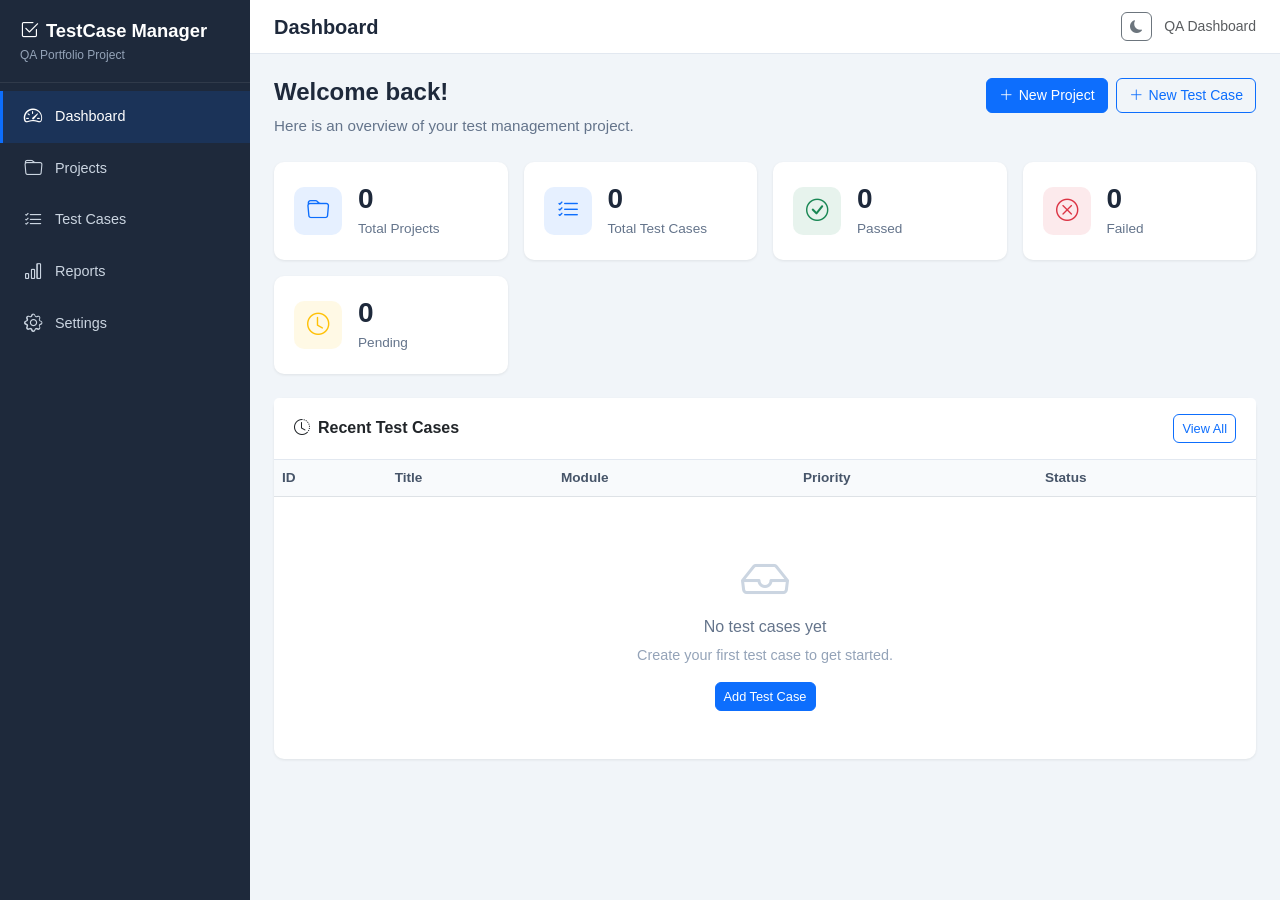
<file: index.html>
<!DOCTYPE html>
<html lang="en">
<head>
  <meta charset="UTF-8">
  <meta name="viewport" content="width=device-width, initial-scale=1.0">
  <title>Dashboard - Test Case Manager</title>
  <!-- Bootstrap 5 CSS -->
  <link href="https://cdn.jsdelivr.net/npm/bootstrap@5.3.3/dist/css/bootstrap.min.css" rel="stylesheet">
  <!-- Bootstrap Icons -->
  <link rel="stylesheet" href="https://cdn.jsdelivr.net/npm/bootstrap-icons@1.11.3/font/bootstrap-icons.min.css">
  <!-- Custom CSS -->
  <link rel="stylesheet" href="css/style.css">
  <link rel="stylesheet" href="css/dashboard.css">
</head>
<body>

  <!-- ===== Sidebar ===== -->
  <aside class="sidebar" id="sidebar">
    <div class="sidebar-header">
      <h5><i class="bi bi-check2-square me-2"></i>TestCase Manager</h5>
      <small>QA Portfolio Project</small>
    </div>
    <nav class="nav flex-column mt-2">
      <a class="nav-link active" href="index.html">
        <i class="bi bi-speedometer2"></i> Dashboard
      </a>
      <a class="nav-link" href="projects.html">
        <i class="bi bi-folder"></i> Projects
      </a>
      <a class="nav-link" href="testcases.html">
        <i class="bi bi-list-check"></i> Test Cases
      </a>
      <a class="nav-link" href="reports.html">
        <i class="bi bi-bar-chart"></i> Reports
      </a>
      <a class="nav-link" href="settings.html">
        <i class="bi bi-gear"></i> Settings
      </a>
    </nav>
  </aside>

  <!-- ===== Sidebar Overlay (Mobile) ===== -->
  <div class="sidebar-overlay" id="sidebarOverlay"></div>

  <!-- ===== Main Content ===== -->
  <div class="main-content">

    <!-- ===== Top Navbar ===== -->
    <header class="top-navbar">
      <div class="d-flex align-items-center gap-3">
        <button class="btn btn-sm btn-outline-secondary d-md-none" id="sidebarToggle">
          <i class="bi bi-list"></i>
        </button>
        <h1 class="page-title">Dashboard</h1>
      </div>
      <div class="navbar-right">
        <button class="btn btn-sm btn-outline-secondary" id="themeToggle" title="Toggle Theme">
          <i class="bi bi-moon-fill"></i>
        </button>
        <small class="text-muted d-none d-sm-inline">QA Dashboard</small>
      </div>
    </header>

    <!-- ===== Content Area ===== -->
    <div class="content-area">

      <!-- Welcome Section -->
      <div class="welcome-section">
        <div class="d-flex flex-wrap justify-content-between align-items-start gap-3">
          <div>
            <h2>Welcome back!</h2>
            <p>Here is an overview of your test management project.</p>
          </div>
          <div class="quick-actions">
            <a href="projects.html" class="btn btn-primary">
              <i class="bi bi-plus-lg"></i> New Project
            </a>
            <a href="testcases.html" class="btn btn-outline-primary">
              <i class="bi bi-plus-lg"></i> New Test Case
            </a>
          </div>
        </div>
      </div>

      <!-- ===== Summary Cards ===== -->
      <div class="dashboard-grid" id="summaryCards">
        <div class="stat-card primary">
          <div class="d-flex align-items-center gap-3">
            <div class="stat-icon">
              <i class="bi bi-folder"></i>
            </div>
            <div>
              <div class="stat-number" id="totalProjects">0</div>
              <div class="stat-label">Total Projects</div>
            </div>
          </div>
        </div>

        <div class="stat-card primary">
          <div class="d-flex align-items-center gap-3">
            <div class="stat-icon">
              <i class="bi bi-list-check"></i>
            </div>
            <div>
              <div class="stat-number" id="totalTestCases">0</div>
              <div class="stat-label">Total Test Cases</div>
            </div>
          </div>
        </div>

        <div class="stat-card success">
          <div class="d-flex align-items-center gap-3">
            <div class="stat-icon">
              <i class="bi bi-check-circle"></i>
            </div>
            <div>
              <div class="stat-number" id="totalPassed">0</div>
              <div class="stat-label">Passed</div>
            </div>
          </div>
        </div>

        <div class="stat-card danger">
          <div class="d-flex align-items-center gap-3">
            <div class="stat-icon">
              <i class="bi bi-x-circle"></i>
            </div>
            <div>
              <div class="stat-number" id="totalFailed">0</div>
              <div class="stat-label">Failed</div>
            </div>
          </div>
        </div>

        <div class="stat-card warning">
          <div class="d-flex align-items-center gap-3">
            <div class="stat-icon">
              <i class="bi bi-clock"></i>
            </div>
            <div>
              <div class="stat-number" id="totalPending">0</div>
              <div class="stat-label">Pending</div>
            </div>
          </div>
        </div>
      </div>

      <!-- ===== Recent Test Cases ===== -->
      <div class="card">
        <div class="card-header d-flex justify-content-between align-items-center">
          <span><i class="bi bi-clock-history me-2"></i>Recent Test Cases</span>
          <a href="testcases.html" class="btn btn-sm btn-outline-primary">View All</a>
        </div>
        <div class="card-body p-0">
          <div class="table-container">
            <table class="table table-hover recent-table mb-0">
              <thead>
                <tr>
                  <th>ID</th>
                  <th>Title</th>
                  <th>Module</th>
                  <th>Priority</th>
                  <th>Status</th>
                </tr>
              </thead>
              <tbody id="recentTestCases">
                <!-- Populated by dashboard.js inline script -->
              </tbody>
            </table>
          </div>
          <div id="dashboardEmptyState" class="empty-state" style="display: none;">
            <i class="bi bi-inbox"></i>
            <h6>No test cases yet</h6>
            <p>Create your first test case to get started.</p>
            <a href="testcases.html" class="btn btn-primary btn-sm">Add Test Case</a>
          </div>
        </div>
      </div>

    </div>
  </div>

  <!-- ===== Shared Delete Confirmation Modal ===== -->
  <div class="modal fade" id="confirmDeleteModal" tabindex="-1">
    <div class="modal-dialog modal-dialog-centered">
      <div class="modal-content">
        <div class="modal-header">
          <h5 class="modal-title"><i class="bi bi-exclamation-triangle text-danger me-2"></i>Confirm Delete</h5>
          <button type="button" class="btn-close" data-bs-dismiss="modal"></button>
        </div>
        <div class="modal-body">
          Are you sure you want to delete this item?
        </div>
        <div class="modal-footer">
          <button type="button" class="btn btn-secondary" data-bs-dismiss="modal">Cancel</button>
          <button type="button" class="btn btn-danger" id="confirmDeleteBtn">Delete</button>
        </div>
      </div>
    </div>
  </div>

  <!-- ===== Scripts ===== -->
  <script src="https://cdn.jsdelivr.net/npm/bootstrap@5.3.3/dist/js/bootstrap.bundle.min.js"></script>
  <script src="js/storage.js"></script>
  <script src="js/app.js"></script>
  <script>
    // Dashboard-specific logic
    document.addEventListener('DOMContentLoaded', function () {
      const projects = Storage.getProjects();
      const testCases = Storage.getTestCases();

      // Update summary stats
      document.getElementById('totalProjects').textContent = projects.length;
      document.getElementById('totalTestCases').textContent = testCases.length;

      let passed = 0, failed = 0, pending = 0;
      testCases.forEach(function (tc) {
        switch (tc.status) {
          case 'Passed': passed++; break;
          case 'Failed': failed++; break;
          default: pending++; break;
        }
      });

      document.getElementById('totalPassed').textContent = passed;
      document.getElementById('totalFailed').textContent = failed;
      document.getElementById('totalPending').textContent = pending;

      // Recent test cases (last 5)
      const tbody = document.getElementById('recentTestCases');
      const emptyState = document.getElementById('dashboardEmptyState');

      if (testCases.length === 0) {
        if (emptyState) emptyState.style.display = 'block';
        if (tbody) tbody.innerHTML = '';
        return;
      }

      if (emptyState) emptyState.style.display = 'none';

      // Show last 5 (newest first - approximate by array order)
      const recent = testCases.slice(-5).reverse();

      // Helper functions (reuse from project.js)
      function escapeHtml(text) {
        if (!text) return '';
        var div = document.createElement('div');
        div.textContent = text;
        return div.innerHTML;
      }

      recent.forEach(function (tc) {
        var tr = document.createElement('tr');

        var statusClass = 'bg-secondary';
        if (tc.status === 'Passed') statusClass = 'bg-success';
        else if (tc.status === 'Failed') statusClass = 'bg-danger';
        else if (tc.status === 'In Progress') statusClass = 'bg-info text-dark';
        else if (tc.status === 'Blocked') statusClass = 'bg-dark';

        var priorityClass = 'bg-secondary';
        if (tc.priority === 'High') priorityClass = 'bg-danger';
        else if (tc.priority === 'Medium') priorityClass = 'bg-warning text-dark';
        else if (tc.priority === 'Low') priorityClass = 'bg-success';

        tr.innerHTML =
          '<td><code>' + escapeHtml(tc.testCaseId) + '</code></td>' +
          '<td>' + escapeHtml(tc.title) + '</td>' +
          '<td>' + escapeHtml(tc.module) + '</td>' +
          '<td><span class="badge ' + priorityClass + '">' + escapeHtml(tc.priority) + '</span></td>' +
          '<td><span class="badge ' + statusClass + '">' + escapeHtml(tc.status) + '</span></td>';

        tbody.appendChild(tr);
      });
    });
  </script>

</body>
</html>
</file>
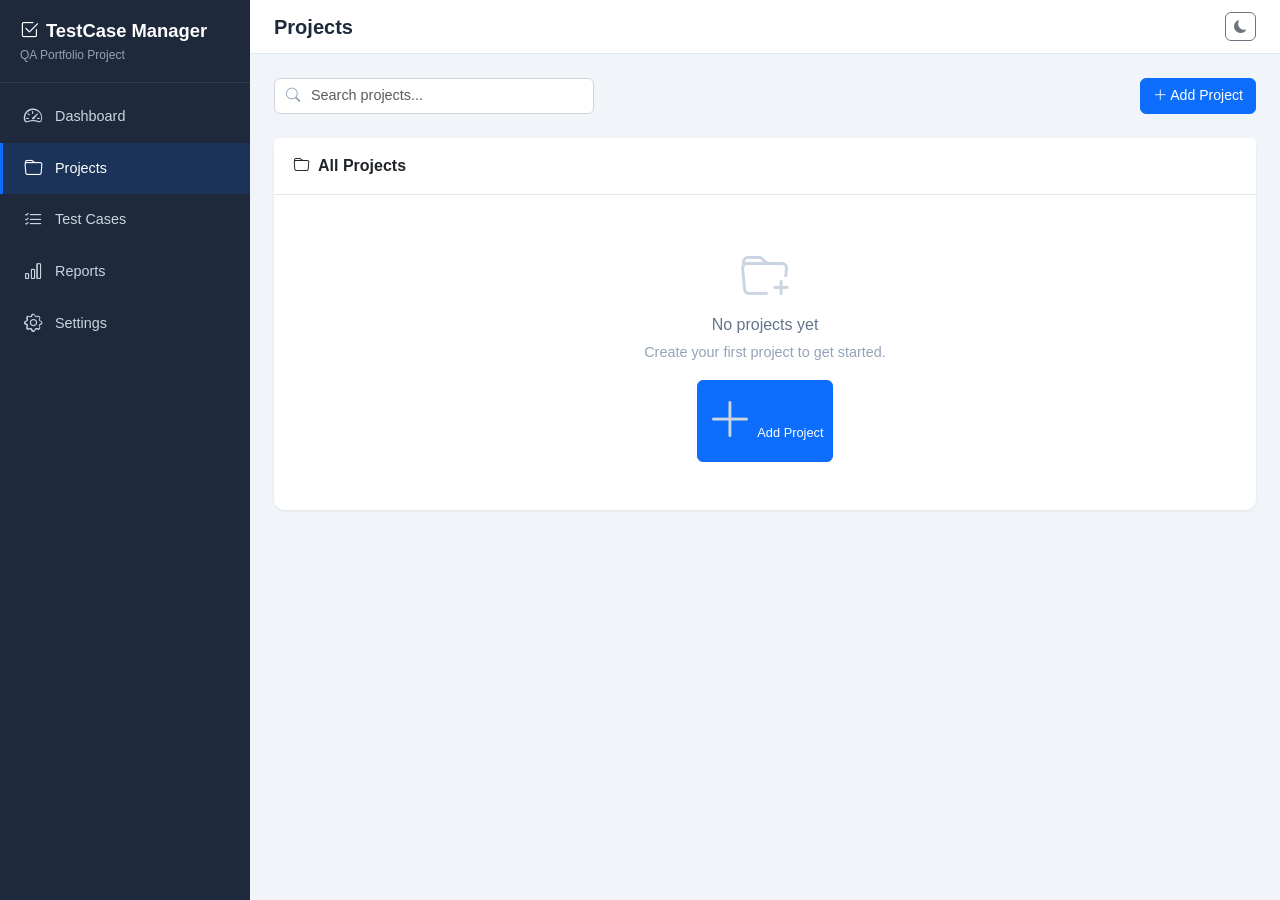
<file: projects.html>
<!DOCTYPE html>
<html lang="en">
<head>
  <meta charset="UTF-8">
  <meta name="viewport" content="width=device-width, initial-scale=1.0">
  <title>Projects - Test Case Manager</title>
  <!-- Bootstrap 5 CSS -->
  <link href="https://cdn.jsdelivr.net/npm/bootstrap@5.3.3/dist/css/bootstrap.min.css" rel="stylesheet">
  <!-- Bootstrap Icons -->
  <link rel="stylesheet" href="https://cdn.jsdelivr.net/npm/bootstrap-icons@1.11.3/font/bootstrap-icons.min.css">
  <!-- Custom CSS -->
  <link rel="stylesheet" href="css/style.css">
</head>
<body>

  <!-- ===== Sidebar ===== -->
  <aside class="sidebar" id="sidebar">
    <div class="sidebar-header">
      <h5><i class="bi bi-check2-square me-2"></i>TestCase Manager</h5>
      <small>QA Portfolio Project</small>
    </div>
    <nav class="nav flex-column mt-2">
      <a class="nav-link" href="index.html">
        <i class="bi bi-speedometer2"></i> Dashboard
      </a>
      <a class="nav-link active" href="projects.html">
        <i class="bi bi-folder"></i> Projects
      </a>
      <a class="nav-link" href="testcases.html">
        <i class="bi bi-list-check"></i> Test Cases
      </a>
      <a class="nav-link" href="reports.html">
        <i class="bi bi-bar-chart"></i> Reports
      </a>
      <a class="nav-link" href="settings.html">
        <i class="bi bi-gear"></i> Settings
      </a>
    </nav>
  </aside>

  <!-- ===== Sidebar Overlay (Mobile) ===== -->
  <div class="sidebar-overlay" id="sidebarOverlay"></div>

  <!-- ===== Main Content ===== -->
  <div class="main-content">

    <!-- ===== Top Navbar ===== -->
    <header class="top-navbar">
      <div class="d-flex align-items-center gap-3">
        <button class="btn btn-sm btn-outline-secondary d-md-none" id="sidebarToggle">
          <i class="bi bi-list"></i>
        </button>
        <h1 class="page-title">Projects</h1>
      </div>
      <div class="navbar-right">
        <button class="btn btn-sm btn-outline-secondary" id="themeToggle" title="Toggle Theme">
          <i class="bi bi-moon-fill"></i>
        </button>
      </div>
    </header>

    <!-- ===== Content Area ===== -->
    <div class="content-area">

      <!-- Toolbar -->
      <div class="d-flex flex-wrap justify-content-between align-items-center gap-3 mb-4">
        <div class="search-bar" style="max-width: 320px; width: 100%;">
          <i class="bi bi-search search-icon"></i>
          <input type="text" class="form-control" id="projectSearch" placeholder="Search projects...">
        </div>
        <button class="btn btn-primary" data-bs-toggle="modal" data-bs-target="#projectModal">
          <i class="bi bi-plus-lg"></i> Add Project
        </button>
      </div>

      <!-- Projects Table -->
      <div class="card">
        <div class="card-header">
          <i class="bi bi-folder me-2"></i>All Projects
        </div>
        <div class="card-body p-0">
          <div class="table-container">
            <table class="table table-hover mb-0">
              <thead>
                <tr>
                  <th>Project Name</th>
                  <th>Client</th>
                  <th>Status</th>
                  <th>Created Date</th>
                  <th style="width: 120px;">Actions</th>
                </tr>
              </thead>
              <tbody id="projectTableBody">
                <!-- Populated by project.js -->
              </tbody>
            </table>
          </div>
          <!-- Empty State -->
          <div id="projectEmptyState" class="empty-state">
            <i class="bi bi-folder-plus"></i>
            <h6>No projects yet</h6>
            <p>Create your first project to get started.</p>
            <button class="btn btn-primary btn-sm" data-bs-toggle="modal" data-bs-target="#projectModal">
              <i class="bi bi-plus-lg"></i> Add Project
            </button>
          </div>
        </div>
      </div>

    </div>
  </div>

  <!-- ===== Add / Edit Project Modal ===== -->
  <div class="modal fade" id="projectModal" tabindex="-1">
    <div class="modal-dialog modal-dialog-centered">
      <div class="modal-content">
        <div class="modal-header">
          <h5 class="modal-title" id="projectModalLabel">Add Project</h5>
          <button type="button" class="btn-close" data-bs-dismiss="modal"></button>
        </div>
        <form id="projectForm" novalidate>
          <div class="modal-body">
            <input type="hidden" id="editProjectId" value="">
            <div class="mb-3">
              <label for="projectName" class="form-label">Project Name <span class="text-danger">*</span></label>
              <input type="text" class="form-control" id="projectName" placeholder="e.g. E-Commerce App" required>
            </div>
            <div class="mb-3">
              <label for="projectClient" class="form-label">Client <span class="text-danger">*</span></label>
              <input type="text" class="form-control" id="projectClient" placeholder="e.g. ABC Corp" required>
            </div>
            <div class="mb-3">
              <label for="projectStatus" class="form-label">Status</label>
              <select class="form-select" id="projectStatus">
                <option value="Active">Active</option>
                <option value="Completed">Completed</option>
                <option value="On Hold">On Hold</option>
                <option value="Cancelled">Cancelled</option>
              </select>
            </div>
          </div>
          <div class="modal-footer">
            <button type="button" class="btn btn-secondary" data-bs-dismiss="modal">Cancel</button>
            <button type="submit" class="btn btn-primary">Save Project</button>
          </div>
        </form>
      </div>
    </div>
  </div>

  <!-- ===== Shared Delete Confirmation Modal ===== -->
  <div class="modal fade" id="confirmDeleteModal" tabindex="-1">
    <div class="modal-dialog modal-dialog-centered">
      <div class="modal-content">
        <div class="modal-header">
          <h5 class="modal-title"><i class="bi bi-exclamation-triangle text-danger me-2"></i>Confirm Delete</h5>
          <button type="button" class="btn-close" data-bs-dismiss="modal"></button>
        </div>
        <div class="modal-body">Are you sure you want to delete this item?</div>
        <div class="modal-footer">
          <button type="button" class="btn btn-secondary" data-bs-dismiss="modal">Cancel</button>
          <button type="button" class="btn btn-danger" id="confirmDeleteBtn">Delete</button>
        </div>
      </div>
    </div>
  </div>

  <!-- ===== Scripts ===== -->
  <script src="https://cdn.jsdelivr.net/npm/bootstrap@5.3.3/dist/js/bootstrap.bundle.min.js"></script>
  <script src="js/storage.js"></script>
  <script src="js/app.js"></script>
  <script src="js/project.js"></script>

</body>
</html>
</file>
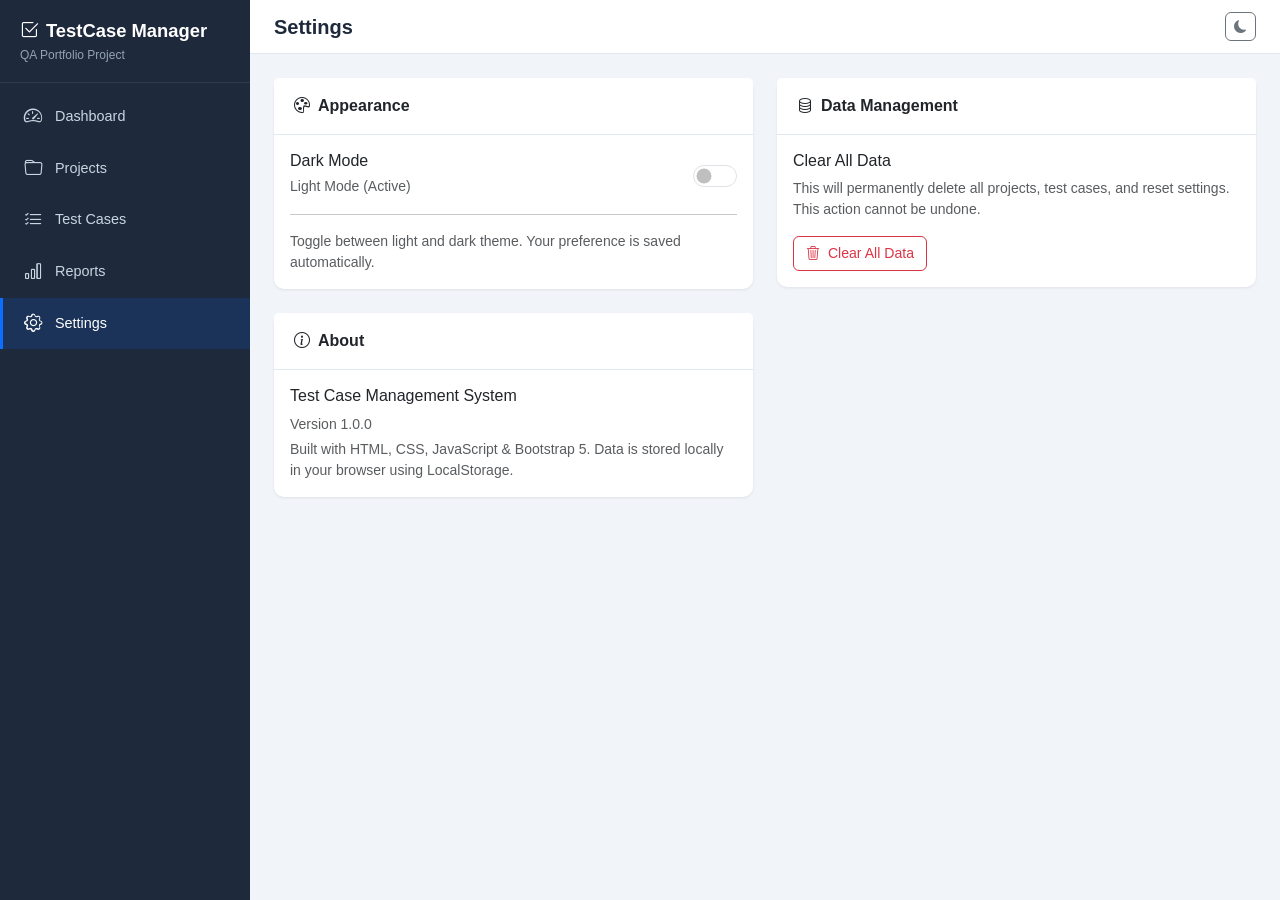
<file: settings.html>
<!DOCTYPE html>
<html lang="en">
<head>
  <meta charset="UTF-8">
  <meta name="viewport" content="width=device-width, initial-scale=1.0">
  <title>Settings - Test Case Manager</title>
  <!-- Bootstrap 5 CSS -->
  <link href="https://cdn.jsdelivr.net/npm/bootstrap@5.3.3/dist/css/bootstrap.min.css" rel="stylesheet">
  <!-- Bootstrap Icons -->
  <link rel="stylesheet" href="https://cdn.jsdelivr.net/npm/bootstrap-icons@1.11.3/font/bootstrap-icons.min.css">
  <!-- Custom CSS -->
  <link rel="stylesheet" href="css/style.css">
</head>
<body>

  <!-- ===== Sidebar ===== -->
  <aside class="sidebar" id="sidebar">
    <div class="sidebar-header">
      <h5><i class="bi bi-check2-square me-2"></i>TestCase Manager</h5>
      <small>QA Portfolio Project</small>
    </div>
    <nav class="nav flex-column mt-2">
      <a class="nav-link" href="index.html">
        <i class="bi bi-speedometer2"></i> Dashboard
      </a>
      <a class="nav-link" href="projects.html">
        <i class="bi bi-folder"></i> Projects
      </a>
      <a class="nav-link" href="testcases.html">
        <i class="bi bi-list-check"></i> Test Cases
      </a>
      <a class="nav-link" href="reports.html">
        <i class="bi bi-bar-chart"></i> Reports
      </a>
      <a class="nav-link active" href="settings.html">
        <i class="bi bi-gear"></i> Settings
      </a>
    </nav>
  </aside>

  <!-- ===== Sidebar Overlay (Mobile) ===== -->
  <div class="sidebar-overlay" id="sidebarOverlay"></div>

  <!-- ===== Main Content ===== -->
  <div class="main-content">

    <!-- ===== Top Navbar ===== -->
    <header class="top-navbar">
      <div class="d-flex align-items-center gap-3">
        <button class="btn btn-sm btn-outline-secondary d-md-none" id="sidebarToggle">
          <i class="bi bi-list"></i>
        </button>
        <h1 class="page-title">Settings</h1>
      </div>
      <div class="navbar-right">
        <button class="btn btn-sm btn-outline-secondary" id="themeToggle" title="Toggle Theme">
          <i class="bi bi-moon-fill"></i>
        </button>
      </div>
    </header>

    <!-- ===== Content Area ===== -->
    <div class="content-area">

      <div class="row g-4">

        <!-- Appearance -->
        <div class="col-md-6">
          <div class="card">
            <div class="card-header">
              <i class="bi bi-palette me-2"></i>Appearance
            </div>
            <div class="card-body">
              <div class="d-flex align-items-center justify-content-between">
                <div>
                  <h6 class="mb-1">Dark Mode</h6>
                  <small class="text-muted" id="themeLabel">Light Mode (Active)</small>
                </div>
                <div class="form-check form-switch">
                  <input class="form-check-input" type="checkbox" id="settingsThemeToggle" style="width: 44px; height: 22px;">
                </div>
              </div>
              <hr>
              <p class="small text-muted mb-0">
                Toggle between light and dark theme. Your preference is saved automatically.
              </p>
            </div>
          </div>
        </div>

        <!-- Data Management -->
        <div class="col-md-6">
          <div class="card">
            <div class="card-header">
              <i class="bi bi-database me-2"></i>Data Management
            </div>
            <div class="card-body">
              <h6 class="mb-2">Clear All Data</h6>
              <p class="small text-muted">
                This will permanently delete all projects, test cases, and reset settings.
                This action cannot be undone.
              </p>
              <button class="btn btn-outline-danger" id="clearAllData">
                <i class="bi bi-trash3 me-1"></i> Clear All Data
              </button>
            </div>
          </div>
        </div>

        <!-- About -->
        <div class="col-md-6">
          <div class="card">
            <div class="card-header">
              <i class="bi bi-info-circle me-2"></i>About
            </div>
            <div class="card-body">
              <h6>Test Case Management System</h6>
              <p class="small text-muted mb-1">Version 1.0.0</p>
              <p class="small text-muted mb-0">
                Built with HTML, CSS, JavaScript &amp; Bootstrap 5.
                Data is stored locally in your browser using LocalStorage.
              </p>
            </div>
          </div>
        </div>

      </div>

    </div>
  </div>

  <!-- ===== Shared Delete Confirmation Modal ===== -->
  <div class="modal fade" id="confirmDeleteModal" tabindex="-1">
    <div class="modal-dialog modal-dialog-centered">
      <div class="modal-content">
        <div class="modal-header">
          <h5 class="modal-title"><i class="bi bi-exclamation-triangle text-danger me-2"></i>Confirm Delete</h5>
          <button type="button" class="btn-close" data-bs-dismiss="modal"></button>
        </div>
        <div class="modal-body">Are you sure you want to delete this item?</div>
        <div class="modal-footer">
          <button type="button" class="btn btn-secondary" data-bs-dismiss="modal">Cancel</button>
          <button type="button" class="btn btn-danger" id="confirmDeleteBtn">Delete</button>
        </div>
      </div>
    </div>
  </div>

  <!-- ===== Scripts ===== -->
  <script src="https://cdn.jsdelivr.net/npm/bootstrap@5.3.3/dist/js/bootstrap.bundle.min.js"></script>
  <script src="js/storage.js"></script>
  <script src="js/app.js"></script>
  <script src="js/settings.js"></script>

</body>
</html>
</file>
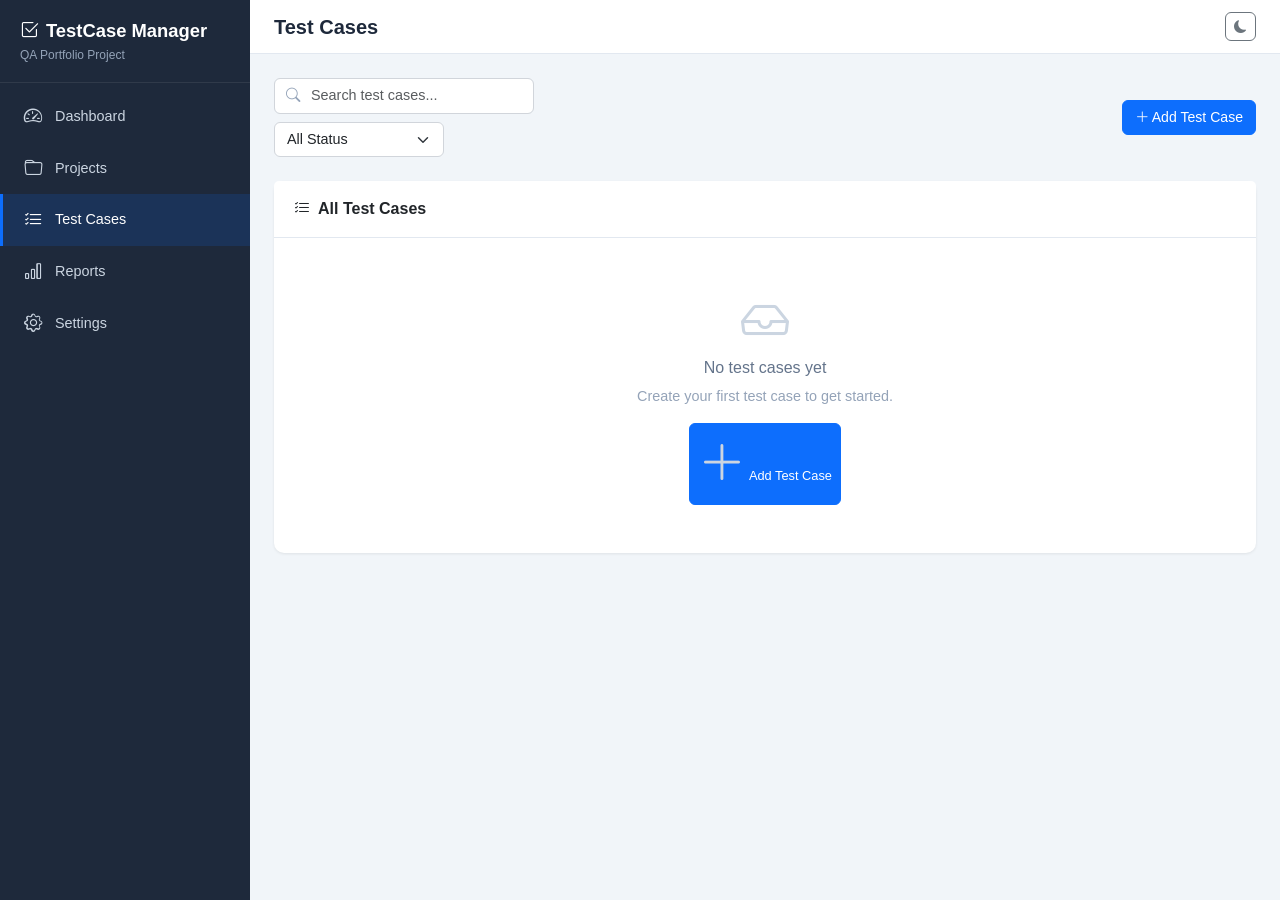
<file: testcases.html>
<!DOCTYPE html>
<html lang="en">
<head>
  <meta charset="UTF-8">
  <meta name="viewport" content="width=device-width, initial-scale=1.0">
  <title>Test Cases - Test Case Manager</title>
  <!-- Bootstrap 5 CSS -->
  <link href="https://cdn.jsdelivr.net/npm/bootstrap@5.3.3/dist/css/bootstrap.min.css" rel="stylesheet">
  <!-- Bootstrap Icons -->
  <link rel="stylesheet" href="https://cdn.jsdelivr.net/npm/bootstrap-icons@1.11.3/font/bootstrap-icons.min.css">
  <!-- Custom CSS -->
  <link rel="stylesheet" href="css/style.css">
</head>
<body>

  <!-- ===== Sidebar ===== -->
  <aside class="sidebar" id="sidebar">
    <div class="sidebar-header">
      <h5><i class="bi bi-check2-square me-2"></i>TestCase Manager</h5>
      <small>QA Portfolio Project</small>
    </div>
    <nav class="nav flex-column mt-2">
      <a class="nav-link" href="index.html">
        <i class="bi bi-speedometer2"></i> Dashboard
      </a>
      <a class="nav-link" href="projects.html">
        <i class="bi bi-folder"></i> Projects
      </a>
      <a class="nav-link active" href="testcases.html">
        <i class="bi bi-list-check"></i> Test Cases
      </a>
      <a class="nav-link" href="reports.html">
        <i class="bi bi-bar-chart"></i> Reports
      </a>
      <a class="nav-link" href="settings.html">
        <i class="bi bi-gear"></i> Settings
      </a>
    </nav>
  </aside>

  <!-- ===== Sidebar Overlay (Mobile) ===== -->
  <div class="sidebar-overlay" id="sidebarOverlay"></div>

  <!-- ===== Main Content ===== -->
  <div class="main-content">

    <!-- ===== Top Navbar ===== -->
    <header class="top-navbar">
      <div class="d-flex align-items-center gap-3">
        <button class="btn btn-sm btn-outline-secondary d-md-none" id="sidebarToggle">
          <i class="bi bi-list"></i>
        </button>
        <h1 class="page-title">Test Cases</h1>
      </div>
      <div class="navbar-right">
        <button class="btn btn-sm btn-outline-secondary" id="themeToggle" title="Toggle Theme">
          <i class="bi bi-moon-fill"></i>
        </button>
      </div>
    </header>

    <!-- ===== Content Area ===== -->
    <div class="content-area">

      <!-- Toolbar: Search + Filter + Add -->
      <div class="d-flex flex-wrap justify-content-between align-items-center gap-3 mb-4">
        <div class="d-flex flex-wrap align-items-center gap-2">
          <div class="search-bar" style="max-width: 260px; width: 100%;">
            <i class="bi bi-search search-icon"></i>
            <input type="text" class="form-control" id="testCaseSearch" placeholder="Search test cases...">
          </div>
          <select class="form-select" id="testCaseFilter" style="max-width: 170px;">
            <option value="">All Status</option>
            <option value="Passed">Passed</option>
            <option value="Failed">Failed</option>
            <option value="Pending">Pending</option>
            <option value="In Progress">In Progress</option>
            <option value="Blocked">Blocked</option>
          </select>
        </div>
        <button class="btn btn-primary" data-bs-toggle="modal" data-bs-target="#testCaseModal">
          <i class="bi bi-plus-lg"></i> Add Test Case
        </button>
      </div>

      <!-- Test Cases Table -->
      <div class="card">
        <div class="card-header">
          <i class="bi bi-list-check me-2"></i>All Test Cases
        </div>
        <div class="card-body p-0">
          <div class="table-container">
            <table class="table table-hover mb-0">
              <thead>
                <tr>
                  <th>ID</th>
                  <th>Title</th>
                  <th>Module</th>
                  <th>Priority</th>
                  <th>Status</th>
                  <th style="width: 120px;">Actions</th>
                </tr>
              </thead>
              <tbody id="testCaseTableBody">
                <!-- Populated by testcase.js -->
              </tbody>
            </table>
          </div>
          <!-- Empty State -->
          <div id="testCaseEmptyState" class="empty-state">
            <i class="bi bi-inbox"></i>
            <h6>No test cases yet</h6>
            <p>Create your first test case to get started.</p>
            <button class="btn btn-primary btn-sm" data-bs-toggle="modal" data-bs-target="#testCaseModal">
              <i class="bi bi-plus-lg"></i> Add Test Case
            </button>
          </div>
        </div>
      </div>

    </div>
  </div>

  <!-- ===== Add / Edit Test Case Modal ===== -->
  <div class="modal fade" id="testCaseModal" tabindex="-1">
    <div class="modal-dialog modal-lg modal-dialog-centered">
      <div class="modal-content">
        <div class="modal-header">
          <h5 class="modal-title" id="testCaseModalLabel">Add Test Case</h5>
          <button type="button" class="btn-close" data-bs-dismiss="modal"></button>
        </div>
        <form id="testCaseForm" novalidate>
          <div class="modal-body">
            <input type="hidden" id="editTestCaseId" value="">

            <div class="row">
              <div class="col-md-6 mb-3">
                <label for="tcTitle" class="form-label">Title <span class="text-danger">*</span></label>
                <input type="text" class="form-control" id="tcTitle" placeholder="e.g. Login with valid credentials" required>
              </div>
              <div class="col-md-6 mb-3">
                <label for="tcModule" class="form-label">Module <span class="text-danger">*</span></label>
                <input type="text" class="form-control" id="tcModule" placeholder="e.g. Authentication" required>
              </div>
            </div>

            <div class="row">
              <div class="col-md-6 mb-3">
                <label for="tcPriority" class="form-label">Priority</label>
                <select class="form-select" id="tcPriority">
                  <option value="High">High</option>
                  <option value="Medium" selected>Medium</option>
                  <option value="Low">Low</option>
                </select>
              </div>
              <div class="col-md-6 mb-3">
                <label for="tcStatus" class="form-label">Status</label>
                <select class="form-select" id="tcStatus">
                  <option value="Pending">Pending</option>
                  <option value="In Progress">In Progress</option>
                  <option value="Passed">Passed</option>
                  <option value="Failed">Failed</option>
                  <option value="Blocked">Blocked</option>
                </select>
              </div>
            </div>

            <div class="mb-3">
              <label for="tcSteps" class="form-label">Test Steps <span class="text-danger">*</span></label>
              <textarea class="form-control" id="tcSteps" rows="3" placeholder="1. Open the app&#10;2. Enter credentials&#10;3. Click Login" required></textarea>
            </div>

            <div class="mb-3">
              <label for="tcExpected" class="form-label">Expected Result <span class="text-danger">*</span></label>
              <textarea class="form-control" id="tcExpected" rows="2" placeholder="User should be logged in successfully" required></textarea>
            </div>
          </div>
          <div class="modal-footer">
            <button type="button" class="btn btn-secondary" data-bs-dismiss="modal">Cancel</button>
            <button type="submit" class="btn btn-primary">Save Test Case</button>
          </div>
        </form>
      </div>
    </div>
  </div>

  <!-- ===== Shared Delete Confirmation Modal ===== -->
  <div class="modal fade" id="confirmDeleteModal" tabindex="-1">
    <div class="modal-dialog modal-dialog-centered">
      <div class="modal-content">
        <div class="modal-header">
          <h5 class="modal-title"><i class="bi bi-exclamation-triangle text-danger me-2"></i>Confirm Delete</h5>
          <button type="button" class="btn-close" data-bs-dismiss="modal"></button>
        </div>
        <div class="modal-body">Are you sure you want to delete this item?</div>
        <div class="modal-footer">
          <button type="button" class="btn btn-secondary" data-bs-dismiss="modal">Cancel</button>
          <button type="button" class="btn btn-danger" id="confirmDeleteBtn">Delete</button>
        </div>
      </div>
    </div>
  </div>

  <!-- ===== Scripts ===== -->
  <script src="https://cdn.jsdelivr.net/npm/bootstrap@5.3.3/dist/js/bootstrap.bundle.min.js"></script>
  <script src="js/storage.js"></script>
  <script src="js/app.js"></script>
  <script src="js/testcase.js"></script>

</body>
</html>
</file>
<file: css/style.css>
/* ===== Global Styles ===== */
:root {
  --sidebar-width: 250px;
  --primary-color: #0d6efd;
  --primary-dark: #0b5ed7;
  --sidebar-bg: #1e293b;
  --sidebar-text: #cbd5e1;
  --sidebar-active: #0d6efd;
  --bg-light: #f1f5f9;
  --card-shadow: 0 1px 3px rgba(0, 0, 0, 0.08);
  --transition-speed: 0.2s;
}

* {
  margin: 0;
  padding: 0;
  box-sizing: border-box;
}

body {
  font-family: -apple-system, BlinkMacSystemFont, "Segoe UI", Roboto, "Helvetica Neue", Arial, sans-serif;
  background-color: var(--bg-light);
  overflow-x: hidden;
}

/* ===== Sidebar ===== */
.sidebar {
  position: fixed;
  top: 0;
  left: 0;
  width: var(--sidebar-width);
  height: 100vh;
  background-color: var(--sidebar-bg);
  color: var(--sidebar-text);
  z-index: 1000;
  transition: transform var(--transition-speed) ease;
  display: flex;
  flex-direction: column;
}

.sidebar-header {
  padding: 20px 20px 16px;
  border-bottom: 1px solid rgba(255, 255, 255, 0.08);
}

.sidebar-header h5 {
  color: #fff;
  font-weight: 600;
  font-size: 1.15rem;
  margin: 0;
}

.sidebar-header small {
  color: #94a3b8;
  font-size: 0.75rem;
}

.sidebar .nav-link {
  color: var(--sidebar-text);
  padding: 12px 20px;
  border-radius: 0;
  font-size: 0.9rem;
  display: flex;
  align-items: center;
  gap: 12px;
  transition: all var(--transition-speed) ease;
  border-left: 3px solid transparent;
}

.sidebar .nav-link:hover {
  background-color: rgba(255, 255, 255, 0.06);
  color: #fff;
}

.sidebar .nav-link.active {
  background-color: rgba(13, 110, 253, 0.15);
  color: #fff;
  border-left-color: var(--sidebar-active);
}

.sidebar .nav-link i {
  font-size: 1.15rem;
  width: 20px;
  text-align: center;
}

/* ===== Main Content ===== */
.main-content {
  margin-left: var(--sidebar-width);
  min-height: 100vh;
  transition: margin-left var(--transition-speed) ease;
}

/* ===== Top Navbar ===== */
.top-navbar {
  background-color: #fff;
  padding: 12px 24px;
  border-bottom: 1px solid #e2e8f0;
  display: flex;
  align-items: center;
  justify-content: space-between;
  position: sticky;
  top: 0;
  z-index: 999;
}

.top-navbar .page-title {
  font-size: 1.25rem;
  font-weight: 600;
  color: #1e293b;
  margin: 0;
}

.top-navbar .navbar-right {
  display: flex;
  align-items: center;
  gap: 12px;
}

/* ===== Content Area ===== */
.content-area {
  padding: 24px;
}

/* ===== Cards ===== */
.card {
  border: none;
  border-radius: 10px;
  box-shadow: var(--card-shadow);
  transition: box-shadow var(--transition-speed) ease;
}

.card:hover {
  box-shadow: 0 4px 12px rgba(0, 0, 0, 0.1);
}

.card-header {
  background-color: #fff;
  border-bottom: 1px solid #e2e8f0;
  padding: 16px 20px;
  font-weight: 600;
}

/* ===== Stat Cards ===== */
.stat-card {
  padding: 20px;
  border-radius: 10px;
  border: none;
  box-shadow: var(--card-shadow);
  background: #fff;
  transition: transform var(--transition-speed) ease, box-shadow var(--transition-speed) ease;
}

.stat-card:hover {
  transform: translateY(-2px);
  box-shadow: 0 4px 12px rgba(0, 0, 0, 0.12);
}

.stat-card .stat-icon {
  width: 48px;
  height: 48px;
  border-radius: 10px;
  display: flex;
  align-items: center;
  justify-content: center;
  font-size: 1.4rem;
}

.stat-card .stat-number {
  font-size: 1.75rem;
  font-weight: 700;
  color: #1e293b;
  line-height: 1.2;
}

.stat-card .stat-label {
  font-size: 0.85rem;
  color: #64748b;
  margin-top: 4px;
}

/* ===== Tables ===== */
.table-container {
  overflow-x: auto;
}

.table {
  margin-bottom: 0;
  font-size: 0.9rem;
}

.table th {
  background-color: #f8fafc;
  color: #475569;
  font-weight: 600;
  border-top: none;
  white-space: nowrap;
}

.table td {
  vertical-align: middle;
  color: #334155;
}

.table-hover tbody tr:hover {
  background-color: #f1f5f9;
}

/* ===== Badges ===== */
.badge {
  font-weight: 500;
  padding: 4px 10px;
  font-size: 0.78rem;
}

/* ===== Buttons ===== */
.btn {
  font-size: 0.88rem;
  border-radius: 6px;
}

.btn-sm {
  font-size: 0.8rem;
}

.btn-primary {
  background-color: var(--primary-color);
  border-color: var(--primary-color);
}

.btn-primary:hover {
  background-color: var(--primary-dark);
  border-color: var(--primary-dark);
}

.btn-outline-primary:hover {
  background-color: var(--primary-color);
  border-color: var(--primary-color);
}

/* ===== Forms ===== */
.form-control, .form-select {
  font-size: 0.9rem;
  border-radius: 6px;
  border-color: #d1d5db;
}

.form-control:focus, .form-select:focus {
  border-color: var(--primary-color);
  box-shadow: 0 0 0 0.2rem rgba(13, 110, 253, 0.15);
}

.form-label {
  font-weight: 500;
  font-size: 0.88rem;
  color: #374151;
  margin-bottom: 4px;
}

/* ===== Search Bar ===== */
.search-bar {
  position: relative;
}

.search-bar .form-control {
  padding-left: 36px;
}

.search-bar .search-icon {
  position: absolute;
  left: 12px;
  top: 50%;
  transform: translateY(-50%);
  color: #94a3b8;
  font-size: 0.9rem;
}

/* ===== Toast ===== */
.toast-container {
  position: fixed;
  top: 20px;
  right: 20px;
  z-index: 9999;
}

.toast {
  border: none;
  border-radius: 8px;
  box-shadow: 0 4px 16px rgba(0, 0, 0, 0.12);
}

.toast .toast-header {
  border-bottom: none;
  background: transparent;
}

.toast .toast-body {
  padding-top: 0;
}

/* ===== Empty State ===== */
.empty-state {
  text-align: center;
  padding: 48px 20px;
}

.empty-state i {
  font-size: 3rem;
  color: #cbd5e1;
  margin-bottom: 16px;
}

.empty-state h6 {
  color: #64748b;
  font-weight: 500;
}

.empty-state p {
  color: #94a3b8;
  font-size: 0.9rem;
}

/* ===== Modal ===== */
.modal-header {
  border-bottom: 1px solid #e2e8f0;
}

.modal-footer {
  border-top: 1px solid #e2e8f0;
}

.modal-content {
  border: none;
  border-radius: 12px;
  box-shadow: 0 8px 32px rgba(0, 0, 0, 0.15);
}

/* ===== Progress Bar ===== */
.progress {
  border-radius: 8px;
  background-color: #e2e8f0;
}

.progress-bar {
  border-radius: 8px;
}

/* ===== Sidebar Toggle (Mobile) ===== */
.sidebar-overlay {
  display: none;
  position: fixed;
  top: 0;
  left: 0;
  width: 100%;
  height: 100%;
  background: rgba(0, 0, 0, 0.4);
  z-index: 999;
}

/* ===== Responsive ===== */
@media (max-width: 768px) {
  .sidebar {
    transform: translateX(-100%);
  }

  .sidebar.open {
    transform: translateX(0);
  }

  .main-content {
    margin-left: 0;
  }

  .sidebar-overlay.show {
    display: block;
  }

  .content-area {
    padding: 16px;
  }

  .top-navbar {
    padding: 10px 16px;
  }

  .stat-card .stat-number {
    font-size: 1.4rem;
  }
}

@media (min-width: 769px) and (max-width: 1024px) {
  :root {
    --sidebar-width: 220px;
  }
}

/* ===== Dark Mode ===== */
body.dark-mode {
  --bg-light: #0f172a;
  --card-shadow: 0 1px 3px rgba(0, 0, 0, 0.3);
}

body.dark-mode .top-navbar {
  background-color: #1e293b;
  border-bottom-color: #334155;
}

body.dark-mode .top-navbar .page-title {
  color: #e2e8f0;
}

body.dark-mode .card {
  background-color: #1e293b;
  color: #e2e8f0;
}

body.dark-mode .card-header {
  background-color: #1e293b;
  border-bottom-color: #334155;
  color: #e2e8f0;
}

body.dark-mode .stat-card {
  background: #1e293b;
}

body.dark-mode .stat-card .stat-number {
  color: #e2e8f0;
}

body.dark-mode .stat-card .stat-label {
  color: #94a3b8;
}

body.dark-mode .table {
  color: #e2e8f0;
}

body.dark-mode .table th {
  background-color: #263548;
  color: #cbd5e1;
}

body.dark-mode .table td {
  color: #e2e8f0;
}

body.dark-mode .table-hover tbody tr:hover {
  background-color: #263548;
}

body.dark-mode .form-control,
body.dark-mode .form-select {
  background-color: #1e293b;
  border-color: #475569;
  color: #e2e8f0;
}

body.dark-mode .form-control:focus,
body.dark-mode .form-select:focus {
  background-color: #1e293b;
}

body.dark-mode .form-label {
  color: #cbd5e1;
}

body.dark-mode .modal-content {
  background-color: #1e293b;
  color: #e2e8f0;
}

body.dark-mode .modal-header,
body.dark-mode .modal-footer {
  border-color: #334155;
}

body.dark-mode .btn-close {
  filter: invert(1);
}

body.dark-mode .progress {
  background-color: #334155;
}

body.dark-mode .empty-state i {
  color: #475569;
}

body.dark-mode .empty-state h6 {
  color: #94a3b8;
}

body.dark-mode .empty-state p {
  color: #64748b;
}
</file>
<file: css/dashboard.css>
/* ===== Dashboard Specific Styles ===== */

/* Welcome Section */
.welcome-section {
  margin-bottom: 24px;
}

.welcome-section h2 {
  font-size: 1.5rem;
  font-weight: 700;
  color: #1e293b;
}

.welcome-section p {
  color: #64748b;
  font-size: 0.95rem;
  margin: 0;
}

body.dark-mode .welcome-section h2 {
  color: #e2e8f0;
}

/* Quick Action Buttons */
.quick-actions {
  display: flex;
  flex-wrap: wrap;
  gap: 8px;
}

.quick-actions .btn {
  display: flex;
  align-items: center;
  gap: 6px;
}

/* Recent Test Cases Table */
.recent-table {
  font-size: 0.85rem;
}

.recent-table .badge {
  font-size: 0.72rem;
}

/* Dashboard Grid */
.dashboard-grid {
  display: grid;
  grid-template-columns: repeat(auto-fit, minmax(220px, 1fr));
  gap: 16px;
  margin-bottom: 24px;
}

/* Stat Card Colors */
.stat-card.primary .stat-icon {
  background-color: rgba(13, 110, 253, 0.1);
  color: #0d6efd;
}

.stat-card.success .stat-icon {
  background-color: rgba(25, 135, 84, 0.1);
  color: #198754;
}

.stat-card.danger .stat-icon {
  background-color: rgba(220, 53, 69, 0.1);
  color: #dc3545;
}

.stat-card.warning .stat-icon {
  background-color: rgba(255, 193, 7, 0.1);
  color: #ffc107;
}

.stat-card.info .stat-icon {
  background-color: rgba(13, 202, 240, 0.1);
  color: #0dcaf0;
}

/* Responsive adjustments */
@media (max-width: 576px) {
  .dashboard-grid {
    grid-template-columns: 1fr 1fr;
  }

  .quick-actions {
    flex-direction: column;
  }

  .quick-actions .btn {
    width: 100%;
    justify-content: center;
  }
}
</file>
